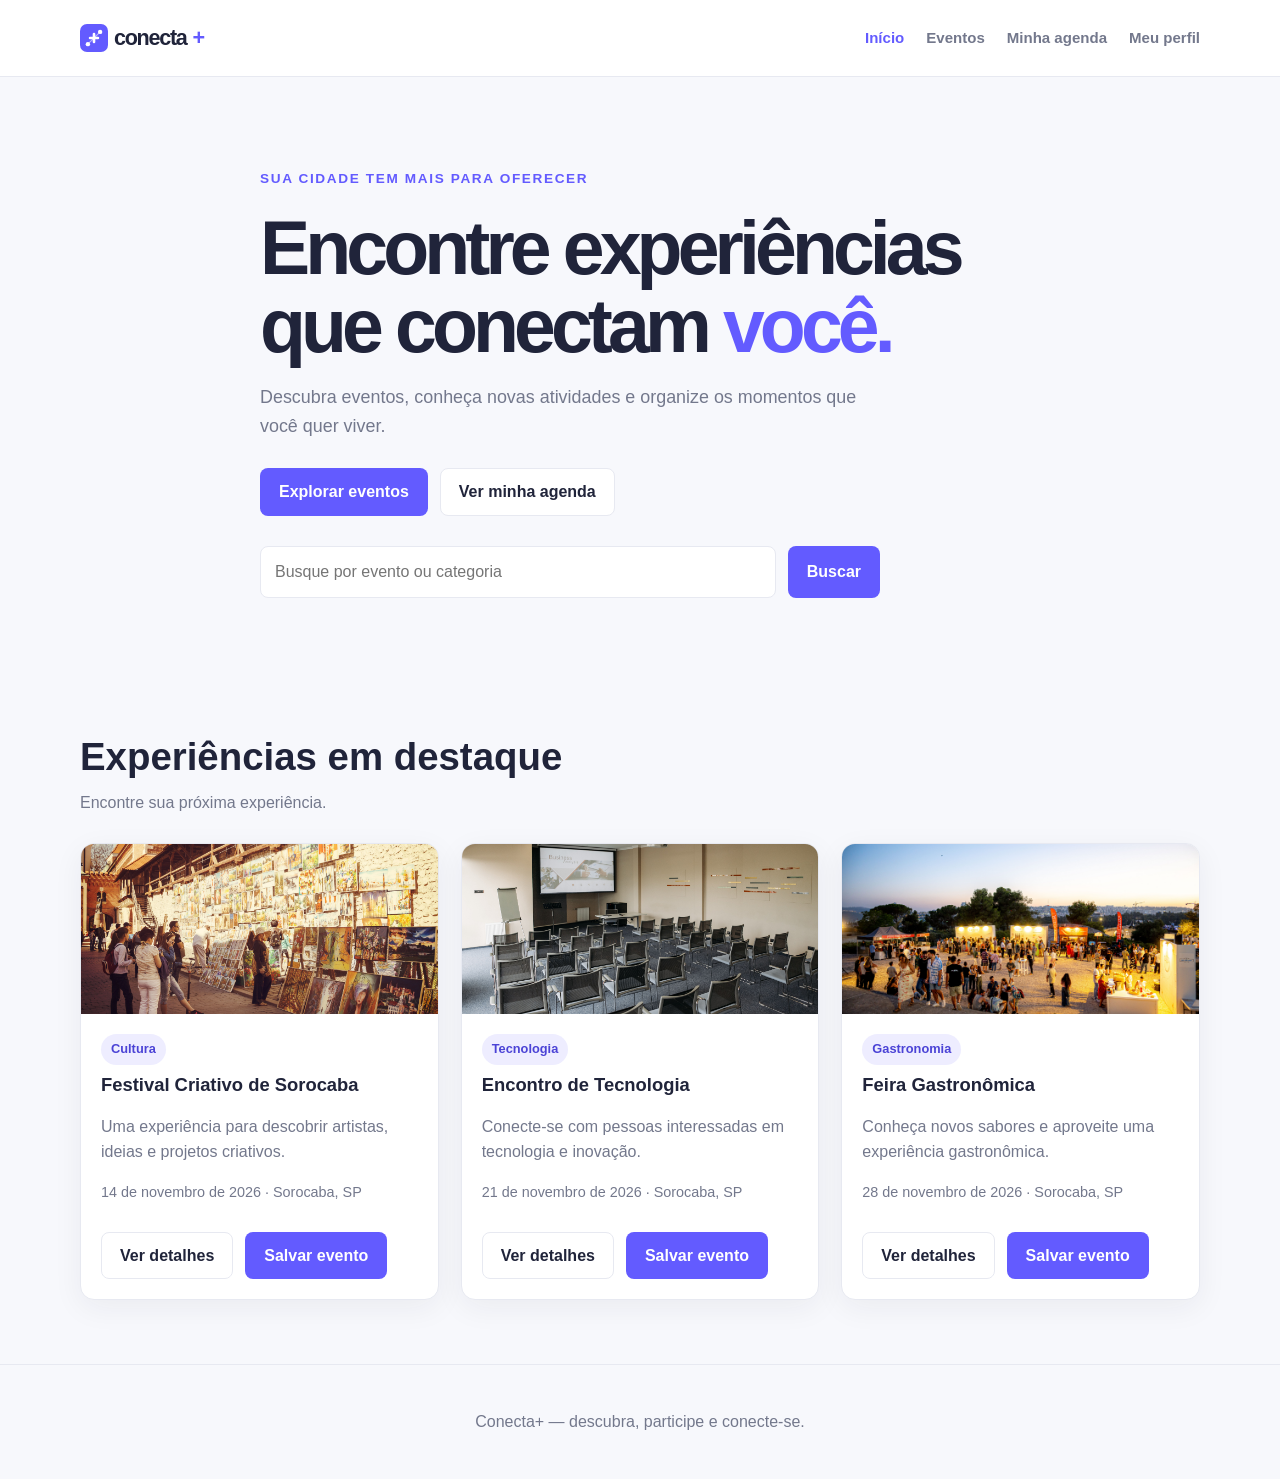
<file: index.html>
<!DOCTYPE html>
<html lang="pt-BR">
<head>
  <meta charset="UTF-8">
  <meta name="viewport" content="width=device-width, initial-scale=1">
  <meta name="description" content="Descubra eventos e experiências na sua cidade com o Conecta+.">
  <title>Conecta+ | Descubra sua cidade</title>
  <link rel="icon" href="assets/images/brand/favicon.svg" type="image/svg+xml">
  <link rel="icon" href="assets/images/brand/favicon.png" sizes="32x32" type="image/png">
  <link rel="stylesheet" href="css/variables.css">
  <link rel="stylesheet" href="css/global.css">
  <link rel="stylesheet" href="css/components.css">
  <link rel="stylesheet" href="css/home.css">
  <link rel="stylesheet" href="css/responsive.css">
  <script src="js/data.js" defer></script>
  <script src="js/storage.js" defer></script>
  <script src="js/app.js" defer></script>
  <script src="js/home.js" defer></script>
  <script src="js/theme.js"></script>
</head>
<body>
  <header class="site-header">
    <nav class="navbar container" aria-label="Navegação principal">
      <a class="brand" href="index.html"><img src="assets/images/brand/logo.svg" alt="" width="28" height="28">conecta<span>+</span></a>
      <div class="nav-links">
        <a href="index.html" aria-current="page">Início</a>
        <a href="eventos.html">Eventos</a>
        <a href="agenda.html">Minha agenda</a>
        <a href="perfil.html">Meu perfil</a>
        
      </div>
    </nav>
  </header>
  <main>
    <section class="hero">
      <div class="container hero-content">
        <span class="hero-label">Sua cidade tem mais para oferecer</span>
        <h1>Encontre experiências que conectam <span>você.</span></h1>
        <p>Descubra eventos, conheça novas atividades e organize os momentos que você quer viver.</p>
        <div class="hero-actions">
          <a class="button" href="eventos.html">Explorar eventos</a>
          <a class="button button-secondary" href="agenda.html">Ver minha agenda</a>
        </div>
        <form class="home-search" id="home-search">
          <input id="home-search-input" type="search" placeholder="Busque por evento ou categoria" aria-label="Buscar eventos">
          <button class="button" type="submit">Buscar</button>
        </form>
      </div>
    </section>
    <section class="section container">
      <div class="section-heading">
        <h2>Experiências em destaque</h2>
        <p>Encontre sua próxima experiência.</p>
      </div>
      <div class="event-grid" id="featured-events" aria-live="polite">
        <p>Carregando eventos...</p>
      </div>
    </section>
  </main>
  <footer class="site-footer">
    <div class="container"><p>Conecta+ — descubra, participe e conecte-se.</p></div>
  </footer>
</body>
</html>
</file>
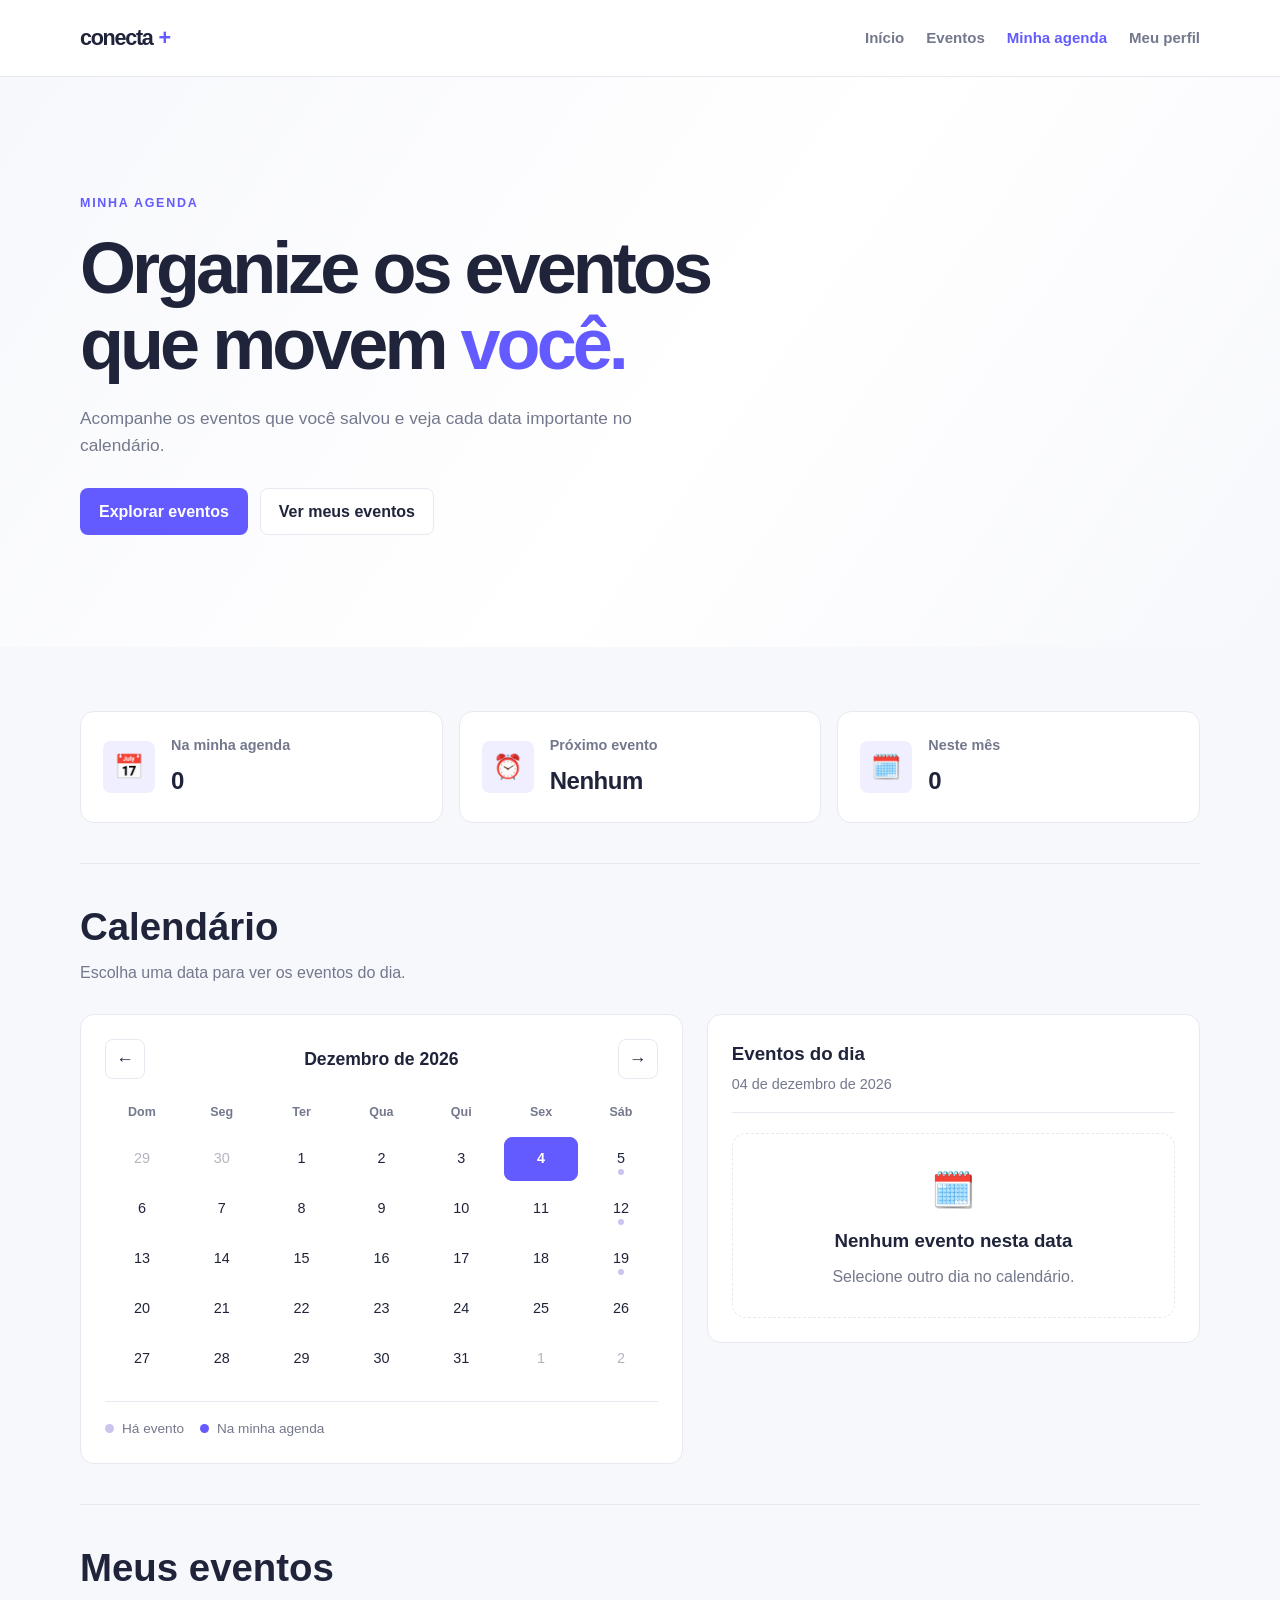
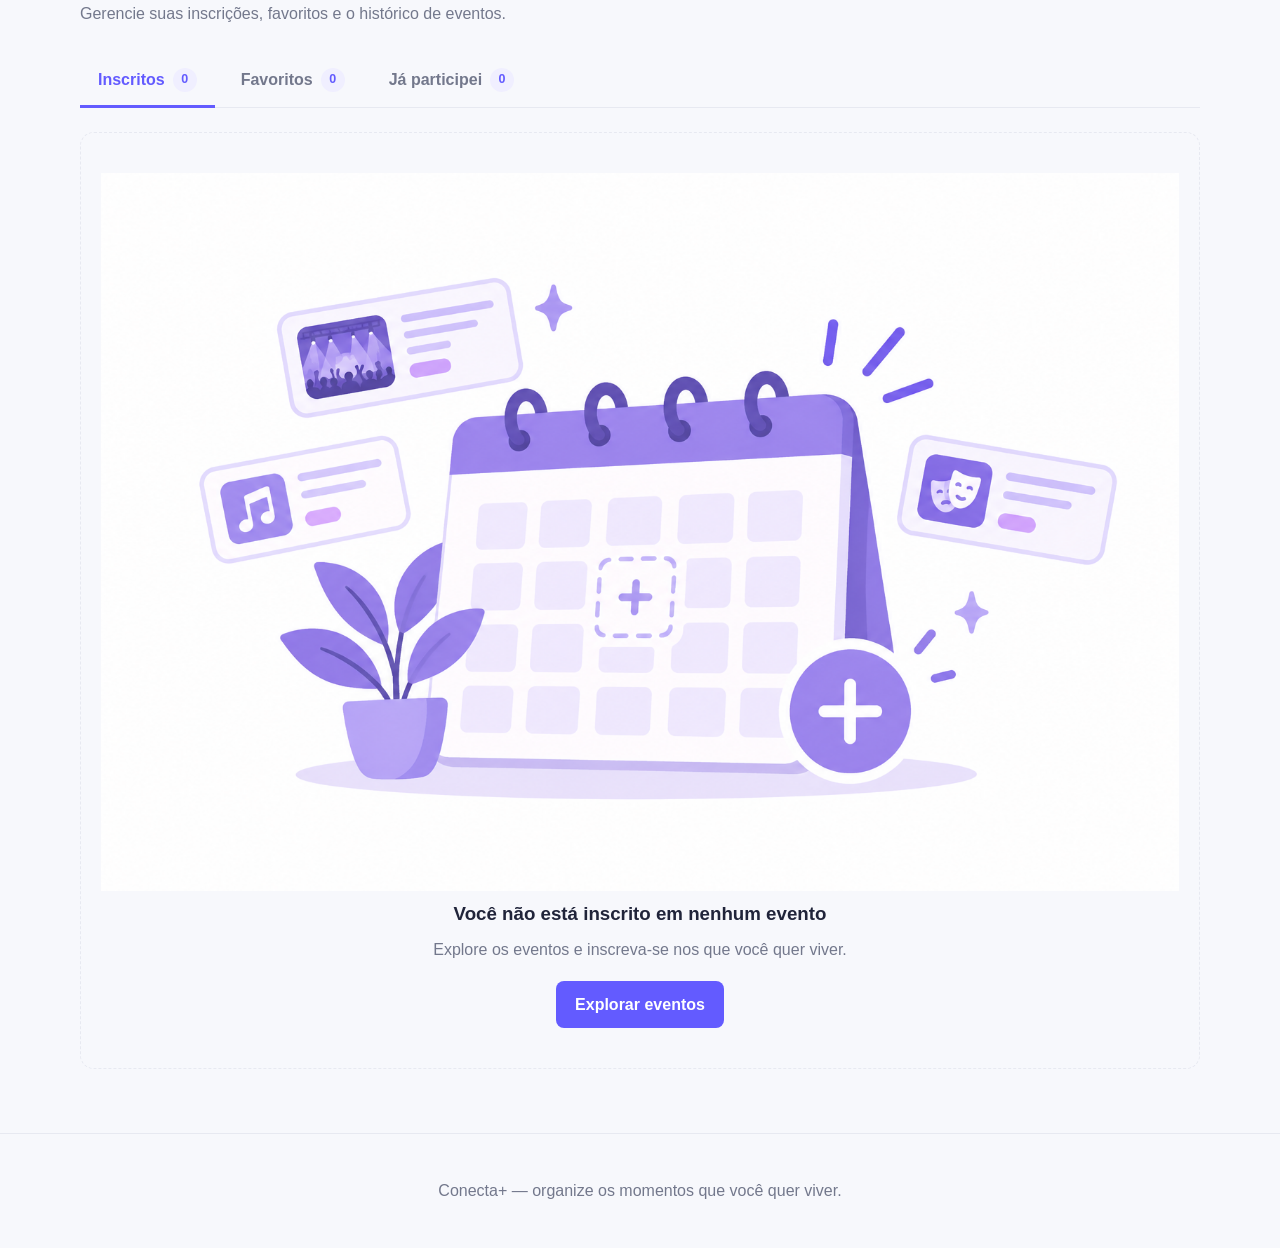
<file: agenda.html>
<!DOCTYPE html>
<html lang="pt-BR">
<head>
  <meta charset="UTF-8">
  <meta name="viewport" content="width=device-width, initial-scale=1.0">
  <meta name="description" content="Organize seus eventos salvos e acompanhe as datas no calendário do Conecta+.">
  <title>Minha agenda | Conecta+</title>
  <link rel="stylesheet" href="css/variables.css">
  <link rel="stylesheet" href="css/global.css">
  <link rel="stylesheet" href="css/components.css">
  <link rel="stylesheet" href="css/agenda.css">
  <link rel="stylesheet" href="css/responsive.css">
  <script src="js/data.js" defer></script>
  <script src="js/storage.js" defer></script>
  <script src="js/agenda.js" defer></script>
  <script src="js/theme.js"></script>
</head>
<body>
  <header class="site-header">
    <nav class="navbar container" aria-label="Navegação principal">
      <a class="brand" href="index.html" aria-label="Conecta+ - início">conecta<span>+</span></a>
      <div class="nav-links">
        <a href="index.html">Início</a>
        <a href="eventos.html">Eventos</a>
        <a href="agenda.html" aria-current="page">Minha agenda</a>
        <a href="perfil.html">Meu perfil</a>
      </div>
    </nav>
  </header>

  <main>
    <!-- ==================== DESTAQUE ==================== -->
    <section class="agenda-hero">
      <div class="container agenda-hero-content">
        <span class="agenda-eyebrow">MINHA AGENDA</span>
        <h1>Organize os eventos que movem <span>você.</span></h1>
        <p>Acompanhe os eventos que você salvou e veja cada data importante no calendário.</p>
        <div class="agenda-hero-actions">
          <a class="button" href="eventos.html">Explorar eventos</a>
          <a class="button button-secondary" href="#meus-eventos">Ver meus eventos</a>
        </div>
      </div>
      <div class="agenda-hero-decoration" aria-hidden="true">✳</div>
    </section>

    <!-- ==================== RESUMO ==================== -->
    <section class="section container" aria-label="Resumo da agenda">
      <div class="agenda-summary">
        <article class="agenda-summary-card">
          <span class="agenda-summary-icon" aria-hidden="true">📅</span>
          <div>
            <h2>Na minha agenda</h2>
            <p class="agenda-summary-value" id="saved-count">0</p>
          </div>
        </article>

        <article class="agenda-summary-card">
          <span class="agenda-summary-icon" aria-hidden="true">⏰</span>
          <div>
            <h2>Próximo evento</h2>
            <p class="agenda-summary-value" id="next-event">Nenhum</p>
          </div>
        </article>

        <article class="agenda-summary-card">
          <span class="agenda-summary-icon" aria-hidden="true">🗓️</span>
          <div>
            <h2>Neste mês</h2>
            <p class="agenda-summary-value" id="month-count">0</p>
          </div>
        </article>
      </div>

      <hr class="agenda-divider">

      <!-- ==================== CALENDÁRIO E EVENTOS DO DIA ==================== -->
      <div class="section-heading">
        <h2>Calendário</h2>
        <p>Escolha uma data para ver os eventos do dia.</p>
      </div>

      <div class="agenda-layout">
        <section class="agenda-panel" aria-label="Calendário mensal">
          <div class="calendar-navigation">
            <button class="calendar-nav-button" id="calendar-prev" type="button" aria-label="Mês anterior">←</button>
            <h3 class="calendar-month" id="calendar-month" aria-live="polite">Calendário</h3>
            <button class="calendar-nav-button" id="calendar-next" type="button" aria-label="Próximo mês">→</button>
          </div>

          <div class="calendar-grid" id="calendar-grid"></div>

          <div class="calendar-legend">
            <span class="calendar-legend-item"><span class="calendar-legend-dot"></span> Há evento</span>
            <span class="calendar-legend-item"><span class="calendar-legend-dot is-saved"></span> Na minha agenda</span>
          </div>
        </section>

        <section class="agenda-panel" aria-label="Eventos do dia selecionado">
          <div class="agenda-panel-header">
            <h3>Eventos do dia</h3>
            <p id="selected-date-label">Selecione uma data.</p>
          </div>
          <div class="agenda-list" id="selected-date-events" aria-live="polite"></div>
        </section>
      </div>

      <hr class="agenda-divider">

      <!-- ==================== MEUS EVENTOS (ABAS) ==================== -->
      <div class="section-heading" id="meus-eventos">
        <h2>Meus eventos</h2>
        <p>Gerencie suas inscrições, favoritos e o histórico de eventos.</p>
      </div>

      <div class="agenda-tabs" role="tablist" aria-label="Meus eventos">
        <button class="agenda-tab is-active" id="tab-registered" type="button" role="tab" aria-selected="true" aria-controls="panel-registered" data-tab="registered">
          Inscritos <span class="agenda-tab-count" id="count-registered">0</span>
        </button>
        <button class="agenda-tab" id="tab-favorites" type="button" role="tab" aria-selected="false" aria-controls="panel-favorites" data-tab="favorites">
          Favoritos <span class="agenda-tab-count" id="count-favorites">0</span>
        </button>
        <button class="agenda-tab" id="tab-attended" type="button" role="tab" aria-selected="false" aria-controls="panel-attended" data-tab="attended">
          Já participei <span class="agenda-tab-count" id="count-attended">0</span>
        </button>
      </div>

      
      <div class="agenda-tab-panel" id="panel-registered" role="tabpanel" aria-labelledby="tab-registered">
          <div class="agenda-grid" id="registered-events" aria-live="polite"></div>

          <div class="agenda-empty" id="registered-empty" hidden>
              <img
                  src="assets/agenda-vazia.png"
                  alt="Ilustração de um calendário com opções de eventos"
                  class="agenda-empty-image"
              >

              <h3>Você não está inscrito em nenhum evento</h3>
              <p>Explore os eventos e inscreva-se nos que você quer viver.</p>
              <a class="button" href="eventos.html">Explorar eventos</a>
          </div>
      </div>


      <div class="agenda-tab-panel" id="panel-favorites" role="tabpanel" aria-labelledby="tab-favorites" hidden>
        <div class="agenda-grid" id="favorite-events" aria-live="polite"></div>
        <div class="agenda-empty" id="favorite-empty" hidden>
          <span class="agenda-empty-icon" aria-hidden="true">♡</span>
          <h3>Nenhum evento favorito</h3>
          <p>Toque no coração de um evento para guardá-lo aqui.</p>
        </div>
      </div>

      <div class="agenda-tab-panel" id="panel-attended" role="tabpanel" aria-labelledby="tab-attended" hidden>
        <div class="agenda-grid" id="attended-events" aria-live="polite"></div>
        <div class="agenda-empty" id="attended-empty" hidden>
          <span class="agenda-empty-icon" aria-hidden="true">🕘</span>
          <h3>Seu histórico está vazio</h3>
          <p>Eventos que já aconteceram podem ser marcados como "Já participei".</p>
        </div>
      </div>

      <p class="agenda-error" id="agenda-error" role="alert" hidden></p>
    </section>
  </main>

  <footer class="site-footer">
    <div class="container">
      <p>Conecta+ — organize os momentos que você quer viver.</p>
    </div>
  </footer>
</body>
</html>
</file>
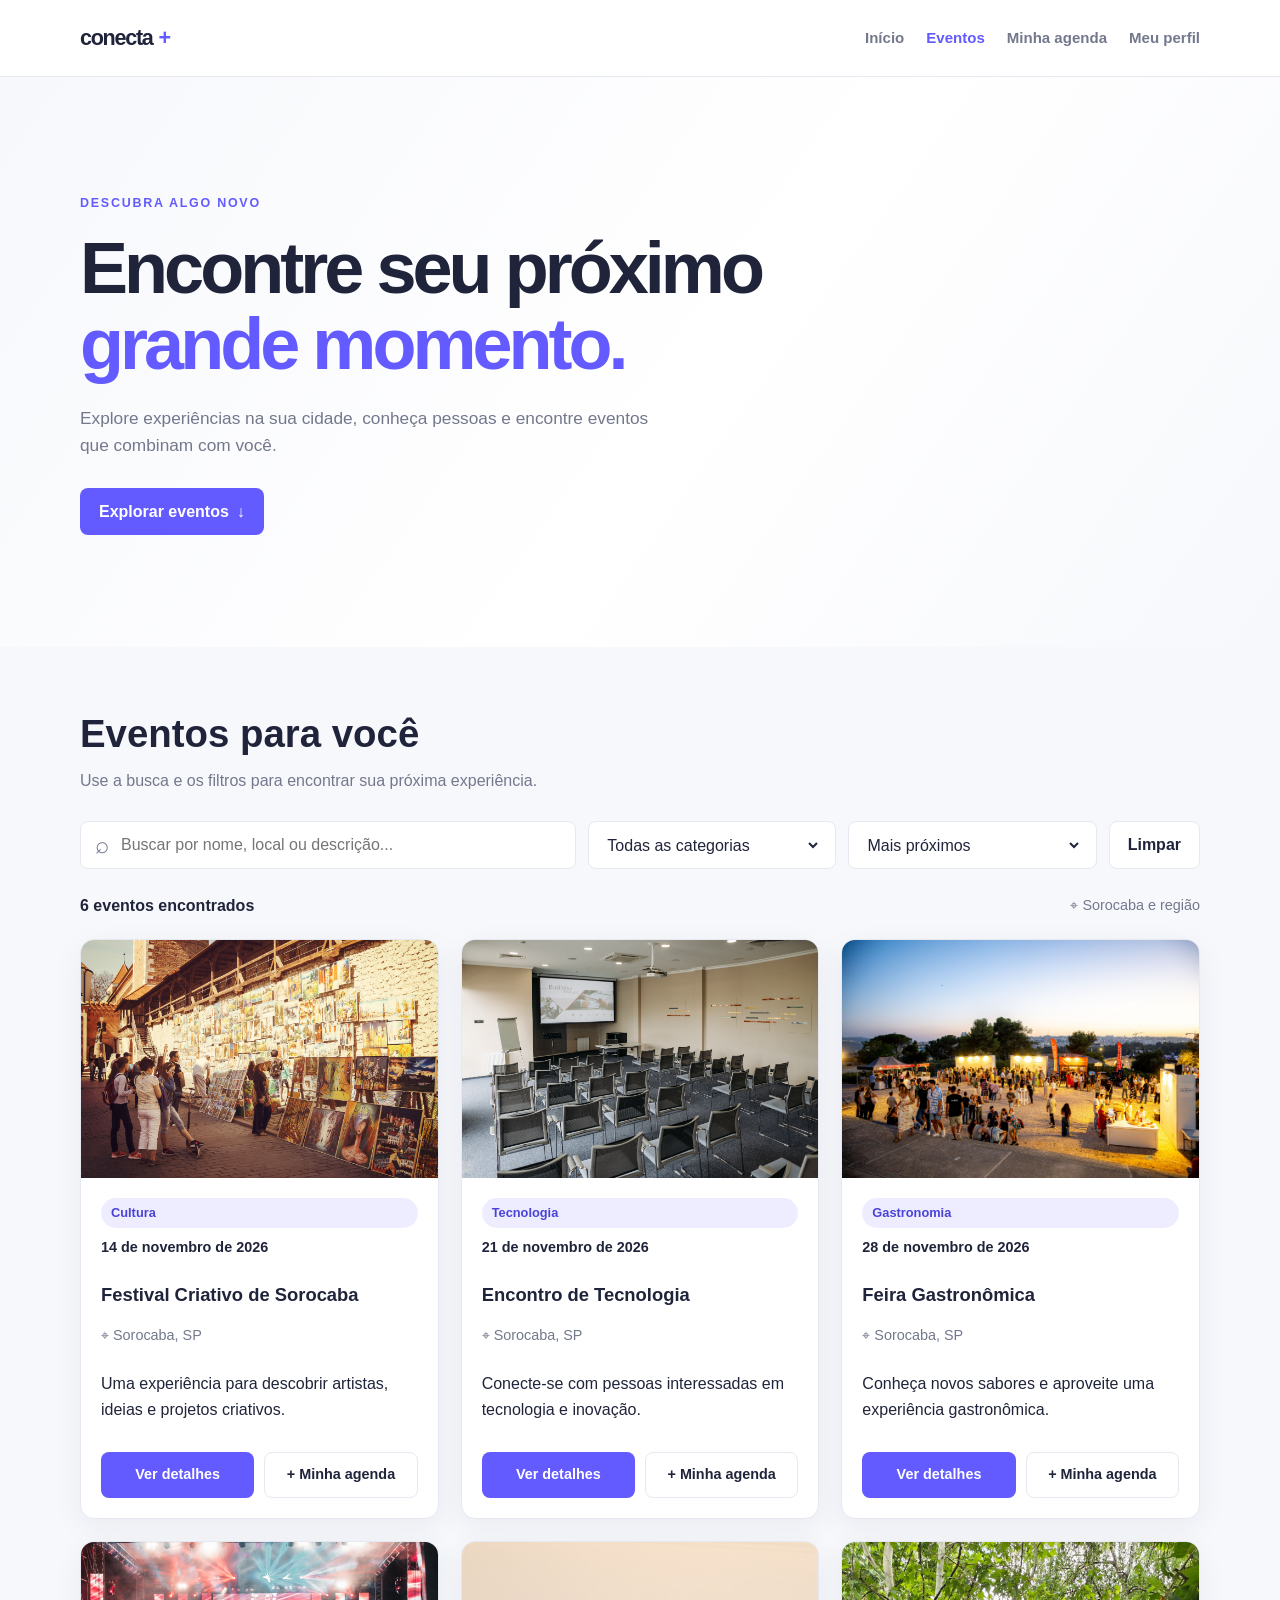
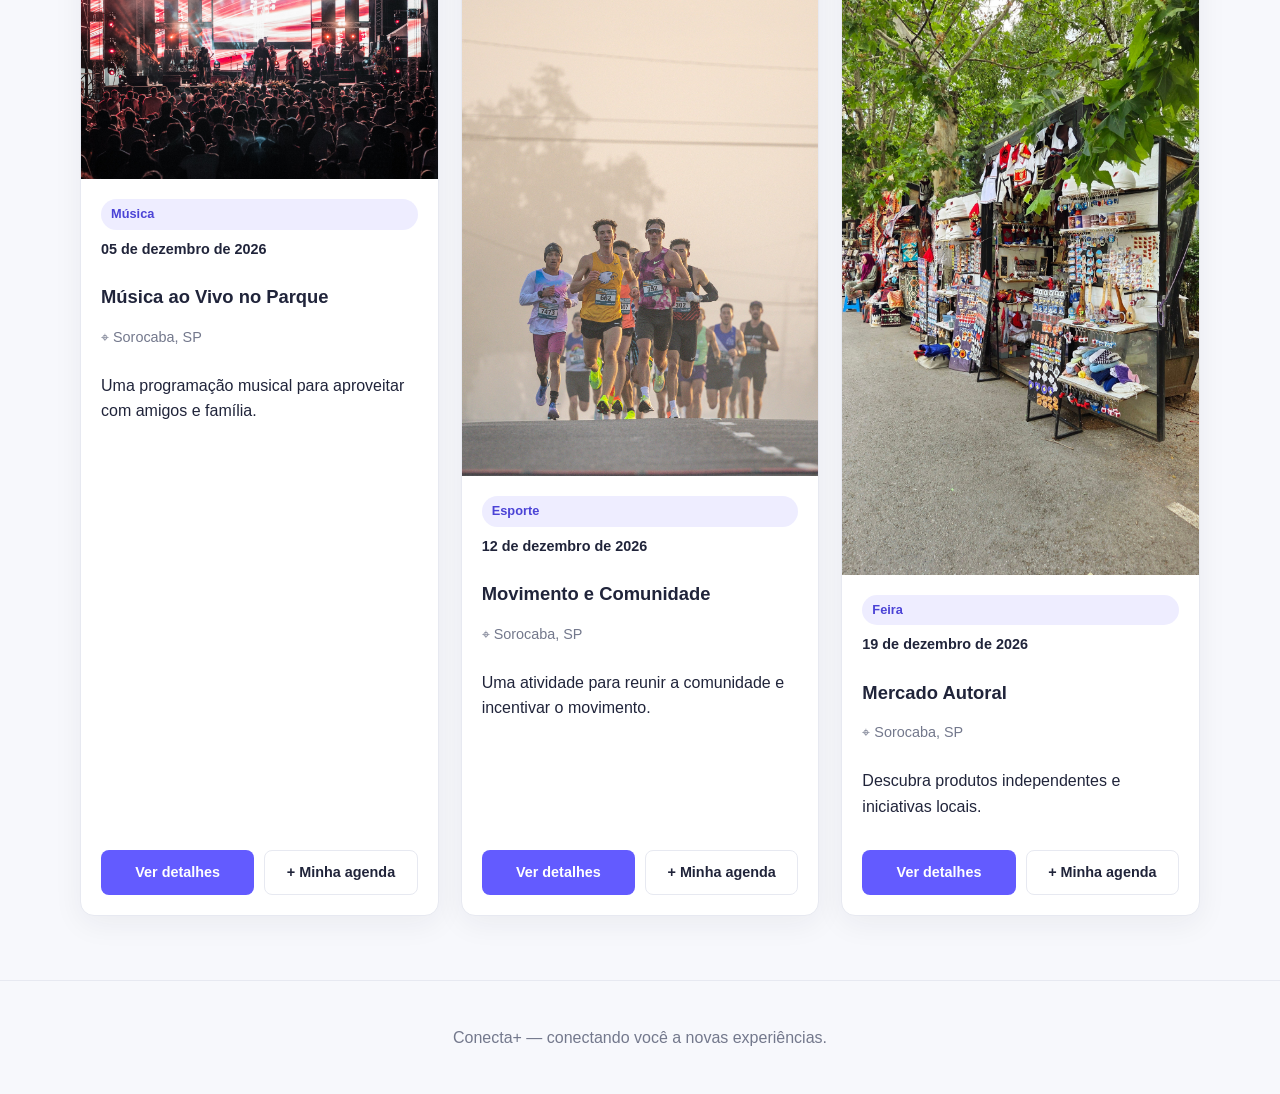
<file: eventos.html>
<!DOCTYPE html>
<html lang="pt-BR">
<head>
  <meta charset="UTF-8">
  <meta name="viewport" content="width=device-width, initial-scale=1.0">
  <meta name="description" content="Descubra eventos, encontre novas experiências e organize sua agenda com o Conecta+.">
  <title>Explorar eventos | Conecta+</title>
  <link rel="stylesheet" href="css/variables.css">
  <link rel="stylesheet" href="css/global.css">
  <link rel="stylesheet" href="css/components.css">
  <link rel="stylesheet" href="css/eventos.css">
  <link rel="stylesheet" href="css/responsive.css">
  <script src="js/data.js" defer></script>
  <script src="js/storage.js" defer></script>
  <script src="js/eventos.js" defer></script>
  <script src="js/theme.js"></script>
</head>
<body>
  <header class="site-header">
    <nav class="navbar container" aria-label="Navegação principal">
      <a class="brand" href="index.html" aria-label="Conecta+ - início">conecta<span>+</span></a>
      <div class="nav-links">
        <a href="index.html">Início</a>
        <a href="eventos.html" aria-current="page">Eventos</a>
        <a href="agenda.html">Minha agenda</a>
        <a href="perfil.html">Meu perfil</a>
      </div>
    </nav>
  </header>

  <main>
    <section class="events-hero">
      <div class="container events-hero-content">
        <span class="events-eyebrow">DESCUBRA ALGO NOVO</span>
        <h1>Encontre seu próximo <span>grande momento.</span></h1>
        <p>Explore experiências na sua cidade, conheça pessoas e encontre eventos que combinam com você.</p>
        <a class="button events-hero-button" href="#explorar">Explorar eventos <span aria-hidden="true">↓</span></a>
      </div>
      <div class="events-hero-decoration" aria-hidden="true">✳</div>
    </section>

    <section class="section container" id="explorar">
      <div class="section-heading">
        <h2>Eventos para você</h2>
        <p>Use a busca e os filtros para encontrar sua próxima experiência.</p>
      </div>

      <form class="events-filters" id="event-filters" role="search">
        <label class="search-field">
          <span class="visually-hidden">Buscar eventos</span>
          <span aria-hidden="true">⌕</span>
          <input aria-label="Pesquisar eventos"  id="event-search" type="search" placeholder="Buscar por nome, local ou descrição..." autocomplete="off">
        </label>

        <label class="filter-field">
          <span class="visually-hidden">Filtrar por categoria</span>
          <select id="event-category">
            <option value="">Todas as categorias</option>
          </select>
        </label>

        <label class="filter-field">
          <span class="visually-hidden">Ordenar eventos</span>
          <select id="event-sort">
            <option value="date-asc">Mais próximos</option>
            <option value="date-desc">Mais distantes</option>
            <option value="title-asc">Nome: A–Z</option>
            <option value="title-desc">Nome: Z–A</option>
          </select>
        </label>

        <button class="button button-secondary events-clear" id="event-clear" type="button">Limpar</button>
      </form>

      <div class="events-results-bar">
        <p id="events-count" aria-live="polite">Carregando eventos...</p>
        <span class="events-location"><span aria-hidden="true">⌖</span> Sorocaba e região</span>
      </div>

      <div id="events-grid" class="event-grid events-grid" aria-live="polite"></div>

      
      <div id="events-empty" class="events-empty" hidden>
          <img src="assets/nenhum-evento.png" alt="Menina sentada ao lado de um calendário vazio" class="events-empty-image">
          <h3>Nenhum evento encontrado</h3>
          <p>Tente mudar a busca ou selecionar outra categoria.</p>
          <button class="button"id="event-empty-clear"type="button">
              Ver todos os eventos
          </button>
</div>


      <p id="events-error" class="events-error" role="alert" hidden></p>
    </section>
  </main>

  <footer class="site-footer">
    <div class="container">
      <p>Conecta+ — conectando você a novas experiências.</p>
    </div>
  </footer>
</body>
</html>

<!-- P�gina de explora��o de eventos do Conecta+. -->
</file>
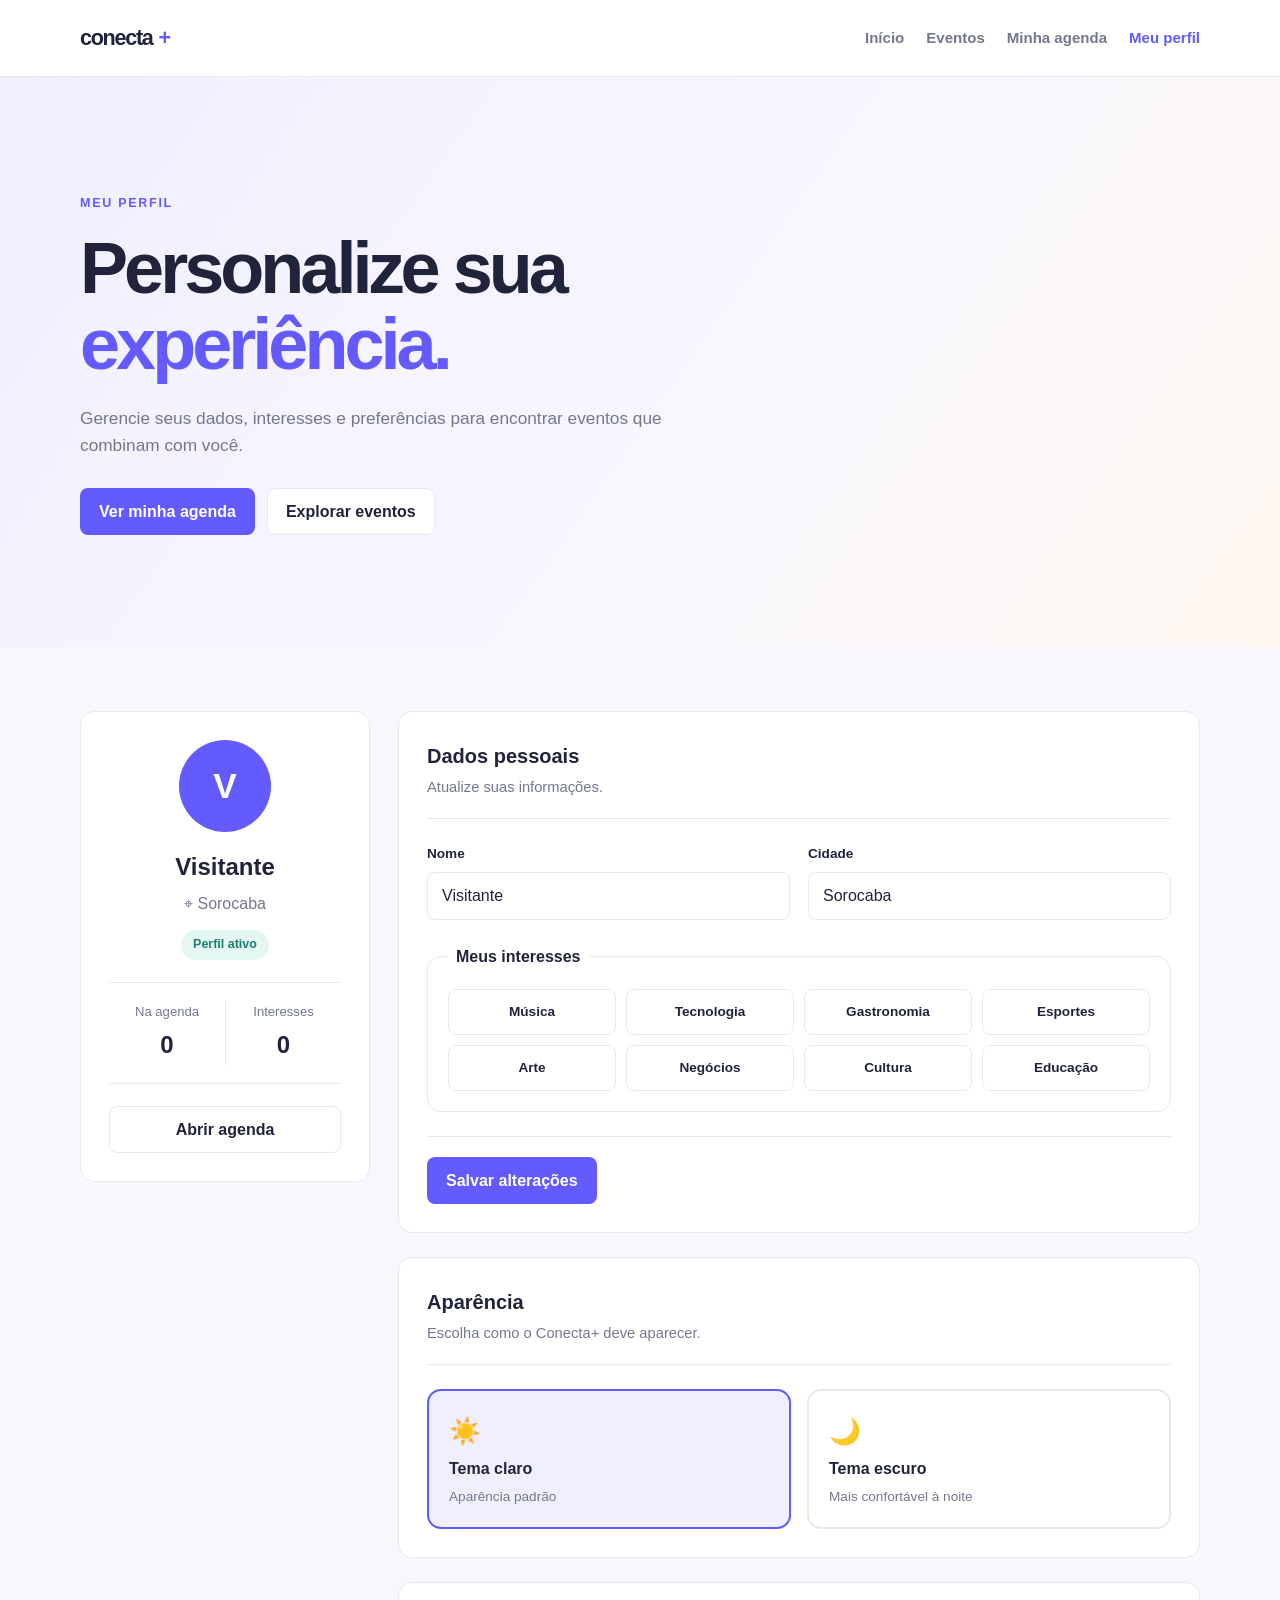
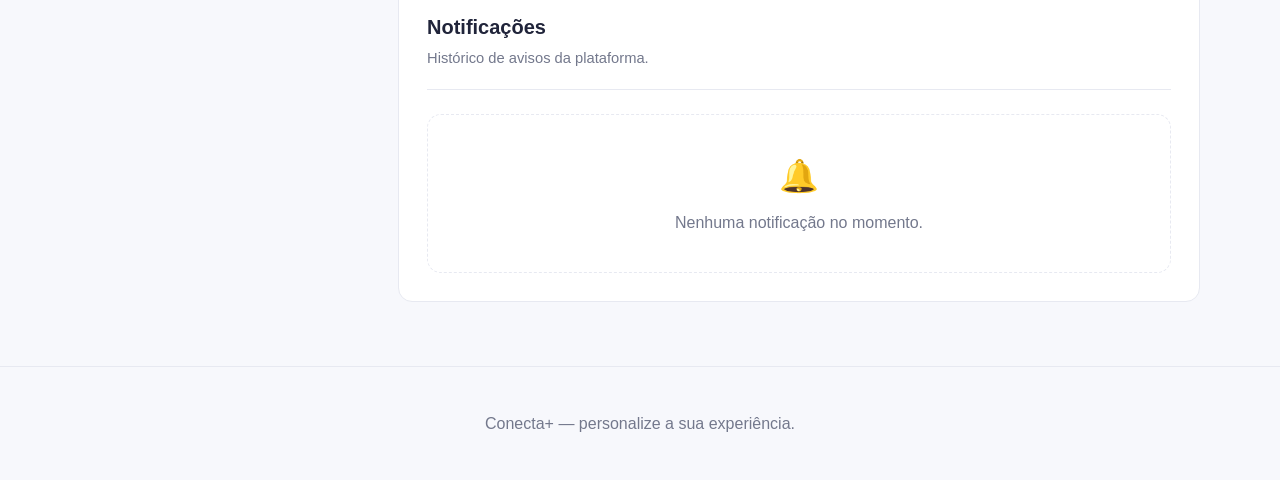
<file: perfil.html>
<!DOCTYPE html>
<html lang="pt-BR">
<head>
  <meta charset="UTF-8">
  <meta name="viewport" content="width=device-width, initial-scale=1.0">
  <meta name="description" content="Gerencie seus dados, interesses e preferências no Conecta+.">
  <title>Meu perfil | Conecta+</title>
  <link rel="stylesheet" href="css/variables.css">
  <link rel="stylesheet" href="css/global.css">
  <link rel="stylesheet" href="css/components.css">
  <link rel="stylesheet" href="css/perfil.css">
  <link rel="stylesheet" href="css/responsive.css">
  <script src="js/data.js" defer></script>
  <script src="js/storage.js" defer></script>
  <script src="js/app.js" defer></script>
  <script src="js/perfil.js" defer></script>
  <script src="js/theme.js"></script>
</head>
<body>
  <header class="site-header">
    <nav class="navbar container" aria-label="Navegação principal">
      <a class="brand" href="index.html" aria-label="Conecta+ - início">conecta<span>+</span></a>
      <div class="nav-links">
        <a href="index.html">Início</a>
        <a href="eventos.html">Eventos</a>
        <a href="agenda.html">Minha agenda</a>
        <a href="perfil.html" aria-current="page">Meu perfil</a>
      </div>
    </nav>
  </header>

  <main>
    <!-- ==================== DESTAQUE ==================== -->
    <section class="profile-hero">
      <div class="container profile-hero-content">
        <span class="profile-eyebrow">MEU PERFIL</span>
        <h1>Personalize sua <span>experiência.</span></h1>
        <p>Gerencie seus dados, interesses e preferências para encontrar eventos que combinam com você.</p>
        <div class="profile-hero-actions">
          <a class="button" href="agenda.html">Ver minha agenda</a>
          <a class="button button-secondary" href="eventos.html">Explorar eventos</a>
        </div>
      </div>
    </section>

    <section class="section container">
      <div class="profile-layout">

        <!-- ==================== CARTÃO DO PERFIL ==================== -->
        <aside class="profile-card" aria-label="Resumo do perfil">
          <div class="profile-avatar" aria-hidden="true">
            <span id="profile-initial">V</span>
          </div>

          <h2 id="profile-name">Visitante</h2>
          <p class="profile-city"><span aria-hidden="true">⌖</span> <span id="profile-city">Sorocaba</span></p>
          <span class="profile-status">Perfil ativo</span>

          <dl class="profile-stats">
            <div>
              <dt>Na agenda</dt>
              <dd id="profile-saved-count">0</dd>
            </div>
            <div>
              <dt>Interesses</dt>
              <dd id="profile-interest-count">0</dd>
            </div>
          </dl>

          <a class="button button-secondary profile-card-link" href="agenda.html">Abrir agenda</a>
        </aside>

        <div class="profile-content">

          <!-- ==================== DADOS PESSOAIS ==================== -->
          <section class="profile-section" aria-labelledby="dados-title">
            <div class="profile-panel-header">
              <div>
                <h2 id="dados-title">Dados pessoais</h2>
                <p>Atualize suas informações.</p>
              </div>
            </div>

            <form id="profile-form" novalidate>
              <div class="form-grid">
                <div class="form-group">
                  <label for="profile-name-input">Nome</label>
                  <input id="profile-name-input" name="name" type="text" autocomplete="name" maxlength="80" required>
                </div>

                <div class="form-group">
                  <label for="profile-city-input">Cidade</label>
                  <input id="profile-city-input" name="city" type="text" autocomplete="address-level2" maxlength="100" required>
                </div>
              </div>

              <fieldset class="interests-fieldset">
                <legend>Meus interesses</legend>

                <div class="interests-grid">
                  <label class="interest-option"><input type="checkbox" name="interests" value="Música"><span>Música</span></label>
                  <label class="interest-option"><input type="checkbox" name="interests" value="Tecnologia"><span>Tecnologia</span></label>
                  <label class="interest-option"><input type="checkbox" name="interests" value="Gastronomia"><span>Gastronomia</span></label>
                  <label class="interest-option"><input type="checkbox" name="interests" value="Esportes"><span>Esportes</span></label>
                  <label class="interest-option"><input type="checkbox" name="interests" value="Arte"><span>Arte</span></label>
                  <label class="interest-option"><input type="checkbox" name="interests" value="Negócios"><span>Negócios</span></label>
                  <label class="interest-option"><input type="checkbox" name="interests" value="Cultura"><span>Cultura</span></label>
                  <label class="interest-option"><input type="checkbox" name="interests" value="Educação"><span>Educação</span></label>
                </div>
              </fieldset>

              <div class="profile-form-footer">
                <button class="button" type="submit">Salvar alterações</button>
                <p class="profile-message" id="profile-message" role="status" aria-live="polite"></p>
              </div>
            </form>
          </section>

          <!-- ==================== APARÊNCIA ==================== -->
          <section class="profile-section" aria-labelledby="aparencia-title">
            <div class="profile-panel-header">
              <div>
                <h2 id="aparencia-title">Aparência</h2>
                <p>Escolha como o Conecta+ deve aparecer.</p>
              </div>
            </div>

            <div class="theme-options">
              <button class="theme-option" id="light-theme" type="button">
                <span class="theme-option-icon" aria-hidden="true">☀️</span>
                <strong>Tema claro</strong>
                <span>Aparência padrão</span>
              </button>

              <button class="theme-option" id="dark-theme" type="button">
                <span class="theme-option-icon" aria-hidden="true">🌙</span>
                <strong>Tema escuro</strong>
                <span>Mais confortável à noite</span>
              </button>
            </div>
          </section>

          <!-- ==================== NOTIFICAÇÕES ==================== -->
          <section class="profile-section" aria-labelledby="notificacoes-title">
            <div class="profile-panel-header">
              <div>
                <h2 id="notificacoes-title">
                  Notificações
                  <span class="profile-badge" id="notifications-count" hidden>0</span>
                </h2>
                <p>Histórico de avisos da plataforma.</p>
              </div>

              <button class="button button-secondary profile-small-button" id="notifications-read-all" type="button" hidden>
                Marcar todas como lidas
              </button>
            </div>

            <div class="notifications-list" id="notifications-list" aria-live="polite"></div>

            <div class="profile-empty" id="notifications-empty" hidden>
              <span class="profile-empty-icon" aria-hidden="true">🔔</span>
              <p>Nenhuma notificação no momento.</p>
            </div>
          </section>

        </div>
      </div>
    </section>
  </main>

  <footer class="site-footer">
    <div class="container">
      <p>Conecta+ — personalize a sua experiência.</p>
    </div>
  </footer>
</body>
</html>
</file>
<file: css/variables.css>
:root {
  --color-primary: #635bff;
  --color-primary-dark: #4b43d6;
  --color-background: #f7f8fc;
  --color-surface: #ffffff;
  --color-text: #20243a;
  --color-muted: #73788c;
  --color-border: #e7e9f1;
  --color-success: #16865c;

  --radius-sm: 8px;
  --radius-md: 14px;
  --radius-lg: 22px;

  --shadow-card: 0 8px 30px rgba(32, 36, 58, 0.06);
  --container-width: 1120px;
  --font-main: Inter, -apple-system, BlinkMacSystemFont, "Segoe UI", sans-serif;
}

:root[data-theme="dark"] {
  color-scheme: dark;

  --color-primary: #918bff;
  --color-primary-dark: #7770f0;
  --color-background: #12131a;
  --color-surface: #1d1f2b;
  --color-text: #f1f2f9;
  --color-muted: #a6a9bd;
  --color-border: #353747;
  --color-success: #4bd6a0;

  --shadow-card: 0 8px 30px rgba(0, 0, 0, 0.22);
}
</file>
<file: css/global.css>
* {
  box-sizing: border-box;
}

html {
  scroll-behavior: smooth;
}

body {
  margin: 0;
  background: var(--color-background);
  color: var(--color-text);
  font-family: var(--font-main);
  line-height: 1.6;
}

a {
  color: inherit;
  text-decoration: none;
}

button,
input,
select {
  font: inherit;
}

button,
a {
  -webkit-tap-highlight-color: transparent;
}

button {
  cursor: pointer;
}

img {
  display: block;
  max-width: 100%;
}

.container {
  width: min(var(--container-width), calc(100% - 40px));
  margin-inline: auto;
}

.section {
  padding-block: 64px;
}

.section-heading {
  max-width: 650px;
  margin-bottom: 28px;
}

.section-heading h2 {
  margin: 0 0 10px;
  font-size: clamp(1.7rem, 4vw, 2.4rem);
  line-height: 1.2;
}

.section-heading p {
  margin: 0;
  color: var(--color-muted);
}

.muted {
  color: var(--color-muted);
}

[hidden] {
  display: none !important;
}

/* Logo do cabeçalho no tema escuro */
:root[data-theme="dark"] .logo,
:root[data-theme="dark"] .logo a,
:root[data-theme="dark"] .logo span,
:root[data-theme="dark"] .logo strong,
:root[data-theme="dark"] .site-logo,
:root[data-theme="dark"] .site-logo a {
  color: var(--color-text);
}

/* Logo do Conecta+ no tema escuro */
html[data-theme="dark"] .site-header .brand {
  color: #f5f4fc;
}

html[data-theme="dark"] .site-header .brand span {
  color: #a79bff;
}
html[data-theme="dark"] .site-header {
  background-color: #12131a;
  border-color: #353747;
}

/* Botões no tema escuro */
html[data-theme="dark"] button {
  color: var(--color-text);
  border-color: var(--color-border);
}

/* Botões secundários e neutros */
html[data-theme="dark"] .btn,
html[data-theme="dark"] .button,
html[data-theme="dark"] .btn-secondary,
html[data-theme="dark"] .btn-outline {
  background-color: var(--color-surface);
  color: var(--color-text);
  border-color: var(--color-border);
}

/* Campos de formulário */
html[data-theme="dark"] input,
html[data-theme="dark"] select,
html[data-theme="dark"] textarea {
  background-color: var(--color-surface);
  color: var(--color-text);
  border-color: var(--color-border);
}

/* Texto digitado e opções */
html[data-theme="dark"] input::placeholder,
html[data-theme="dark"] textarea::placeholder {
  color: var(--color-muted);
}
</file>
<file: css/components.css>
.site-header {
  position: sticky;
  top: 0;
  z-index: 10;
  background: rgba(255, 255, 255, 0.94);
  border-bottom: 1px solid var(--color-border);
  backdrop-filter: blur(14px);
}

.navbar {
  min-height: 76px;
  display: flex;
  align-items: center;
  justify-content: space-between;
  gap: 24px;
}

.brand {
  display: inline-flex;
  align-items: center;
  gap: 6px;
  font-size: 1.35rem;
  font-weight: 800;
  letter-spacing: -0.06em;
}

.brand span {
  color: var(--color-primary);
}

.nav-links {
  display: flex;
  align-items: center;
  gap: 22px;
}

.nav-links a {
  color: var(--color-muted);
  font-size: 0.94rem;
  font-weight: 600;
}

.nav-links a:hover,
.nav-links a[aria-current="page"] {
  color: var(--color-primary);
}

.button {
  display: inline-flex;
  align-items: center;
  justify-content: center;
  gap: 8px;
  min-height: 44px;
  padding: 10px 18px;
  border: 1px solid transparent;
  border-radius: var(--radius-sm);
  background: var(--color-primary);
  color: white;
  font-weight: 700;
  transition: background 160ms ease, transform 160ms ease;
}

.button:hover {
  background: var(--color-primary-dark);
  transform: translateY(-1px);
}

.button-secondary {
  color: var(--color-text);
  background: white;
  border-color: var(--color-border);
}

.button-secondary:hover {
  background: #f0f1f8;
}

.event-grid {
  display: grid;
  grid-template-columns: repeat(3, minmax(0, 1fr));
  gap: 22px;
}

.event-card {
  overflow: hidden;
  border: 1px solid var(--color-border);
  border-radius: var(--radius-md);
  background: var(--color-surface);
  box-shadow: var(--shadow-card);
}

.event-card-content {
  padding: 20px;
}

.event-card h3 {
  margin: 8px 0;
  font-size: 1.15rem;
  line-height: 1.35;
}

.event-card p {
  color: var(--color-muted);
}

.event-meta {
  color: var(--color-muted);
  font-size: 0.9rem;
}

.event-category {
  display: inline-flex;
  padding: 5px 10px;
  border-radius: 999px;
  background: #eeedff;
  color: var(--color-primary-dark);
  font-size: 0.8rem;
  font-weight: 700;
}

.site-footer {
  padding: 28px 0;
  border-top: 1px solid var(--color-border);
  color: var(--color-muted);
  text-align: center;
}
</file>
<file: css/home.css>
.hero {
  padding: 88px 0 72px;
  background:
    radial-gradient(ellipse at 80% 15%, var(--color-hero-glow), transparent 42%),
    var(--color-surface);
}

.hero-content {
  max-width: 760px;
}

.hero-label {
  color: var(--color-primary);
  font-size: 0.85rem;
  font-weight: 800;
  letter-spacing: 0.12em;
  text-transform: uppercase;
}

.hero h1 {
  margin: 18px 0;
  font-size: clamp(2.5rem, 6vw, 4.7rem);
  letter-spacing: -0.065em;
  line-height: 1.04;
}

.hero h1 span {
  color: var(--color-primary);
}

.hero p {
  max-width: 600px;
  color: var(--color-muted);
  font-size: 1.12rem;
}

.hero-actions {
  display: flex;
  flex-wrap: wrap;
  gap: 12px;
  margin-top: 28px;
}

.event-placeholder {
  position: relative;
  overflow: hidden;
  min-height: 170px;
  display: grid;
  place-items: center;
  padding: 20px;
  background: var(--color-tint-gradient);
  color: var(--color-primary-dark);
  font-weight: 800;
  text-align: center;
}

.event-placeholder img {
  position: absolute;
  inset: 0;
  width: 100%;
  height: 100%;
  object-fit: cover;
}

.home-search {
  display: flex;
  gap: 12px;
  max-width: 620px;
  margin-top: 30px;
}

.home-search input {
  flex: 1;
  min-width: 0;
  padding: 12px 14px;
  border: 1px solid var(--color-border);
  border-radius: var(--radius-sm);
  background: var(--color-surface);
}
</file>
<file: css/responsive.css>
@media (max-width: 800px) {
  .navbar {
    align-items: flex-start;
    flex-direction: column;
    padding-block: 16px;
  }

  .nav-links {
    width: 100%;
    flex-wrap: wrap;
    gap: 12px 18px;
  }

  .event-grid {
    grid-template-columns: repeat(2, minmax(0, 1fr));
  }

  .hero {
    padding-block: 64px 48px;
  }
}

@media (max-width: 540px) {
  .container {
    width: min(100% - 28px, var(--container-width));
  }

  .event-grid {
    grid-template-columns: 1fr;
  }

  .section {
    padding-block: 44px;
  }

  .home-search {
    flex-direction: column;
  }

  .hero h1 {
    font-size: clamp(2.35rem, 12vw, 3.5rem);
  }
}
</file>
<file: css/agenda.css>
/* ========================================
   CONECTA+ | MINHA AGENDA
   Arquivo: css/agenda.css
======================================== */

/* ---------- Destaque (mesmo padrão de eventos.css) ---------- */

.agenda-hero {
  position: relative;
  overflow: hidden;
  padding: clamp(64px, 10vw, 112px) 0;
  background: linear-gradient(
    125deg,
    var(--color-background) 0%,
    var(--color-surface) 55%,
    var(--color-background) 100%
  );
}

/* Destaque adaptado ao tema global */
.agenda-hero h1 {
  color: var(--color-text);
}

.agenda-hero-content > p {
  color: var(--color-muted);
}

/* Remove o elemento decorativo */
.agenda-hero-decoration {
  display: none;
}

.agenda-hero-content {
  position: relative;
  z-index: 1;
}

.agenda-eyebrow {
  display: inline-block;
  margin-bottom: 16px;
  color: var(--color-primary);
  font-size: .78rem;
  font-weight: 800;
  letter-spacing: .14em;
}

.agenda-hero h1 {
  max-width: 760px;
  margin: 0;
  font-size: clamp(2.4rem, 6vw, 4.5rem);
  line-height: 1.06;
  letter-spacing: -.055em;
}

.agenda-hero h1 span {
  color: var(--color-primary);
}

.agenda-hero-content > p {
  max-width: 590px;
  margin: 22px 0 28px;
  color: var(--color-muted);
  font-size: 1.08rem;
}

.agenda-hero-actions {
  display: flex;
  flex-wrap: wrap;
  gap: 12px;
}

.agenda-hero-actions .button {
  text-decoration: none;
}

.agenda-hero-decoration {
  position: absolute;
  top: 5%;
  right: 8%;
  color: rgba(95, 78, 210, .10);
  font-size: clamp(10rem, 24vw, 23rem);
  line-height: 1;
  pointer-events: none;
}

/* ---------- Divisória entre blocos ---------- */
.agenda-divider {
  height: 0;
  margin: 40px 0;
  border: 0;
  border-top: 1px solid var(--color-border);
}

/* ---------- Resumo ---------- */
.agenda-summary {
  display: grid;
  grid-template-columns: repeat(3, minmax(0, 1fr));
  gap: 16px;
}

.agenda-summary-card {
  display: flex;
  align-items: center;
  gap: 16px;
  min-width: 0;
  padding: 22px;
  border: 1px solid var(--color-border);
  border-radius: var(--radius-md);
  background: var(--color-surface);
}

.agenda-summary-icon {
  display: grid;
  flex-shrink: 0;
  width: 52px;
  height: 52px;
  place-items: center;
  border-radius: var(--radius-sm);
  background: #f0efff;
  font-size: 1.5rem;
}

.agenda-summary-card h2 {
  margin: 0 0 4px;
  color: var(--color-muted);
  font-size: .9rem;
  font-weight: 600;
}

.agenda-summary-value {
  margin: 0;
  font-size: 1.5rem;
  font-weight: 800;
  letter-spacing: -.02em;
  overflow-wrap: anywhere;
}

/* ---------- Calendário + eventos do dia ---------- */
.agenda-layout {
  display: grid;
  grid-template-columns: minmax(0, 1.1fr) minmax(280px, .9fr);
  align-items: start;
  gap: 24px;
}

.agenda-panel {
  min-width: 0;
  padding: 24px;
  border: 1px solid var(--color-border);
  border-radius: var(--radius-md);
  background: var(--color-surface);
}

.agenda-panel-header {
  margin-bottom: 20px;
  padding-bottom: 16px;
  border-bottom: 1px solid var(--color-border);
}

.agenda-panel-header h3 {
  margin: 0 0 4px;
}

.agenda-panel-header p {
  margin: 0;
  color: var(--color-muted);
  font-size: .9rem;
}

.calendar-navigation {
  display: flex;
  align-items: center;
  justify-content: space-between;
  gap: 12px;
  margin-bottom: 16px;
}

.calendar-month {
  margin: 0;
  font-size: 1.1rem;
  text-align: center;
}

.calendar-nav-button {
  display: inline-grid;
  width: 40px;
  height: 40px;
  place-items: center;
  border: 1px solid var(--color-border);
  border-radius: var(--radius-sm);
  background: var(--color-surface);
  color: var(--color-text);
  font-size: 1.1rem;
  cursor: pointer;
  transition: background 160ms ease, color 160ms ease, border-color 160ms ease;
}

.calendar-nav-button:hover {
  border-color: var(--color-primary);
  background: var(--color-primary);
  color: #fff;
}

.calendar-grid {
  display: grid;
  grid-template-columns: repeat(7, minmax(0, 1fr));
  gap: 6px;
}

.calendar-weekday {
  padding: 8px 0;
  color: var(--color-muted);
  font-size: .78rem;
  font-weight: 700;
  text-align: center;
}

.calendar-day {
  position: relative;
  display: grid;
  min-height: 44px;
  padding: 4px;
  place-items: center;
  border: 1px solid transparent;
  border-radius: var(--radius-sm);
  background: transparent;
  color: var(--color-text);
  font: inherit;
  font-size: .9rem;
  cursor: pointer;
  transition: background 160ms ease, border-color 160ms ease;
}

.calendar-day:hover {
  border-color: var(--color-primary);
  background: #f0efff;
}

.calendar-day.is-outside {
  color: var(--color-muted);
  opacity: .55;
}

.calendar-day.is-today {
  border-color: var(--color-primary);
  font-weight: 800;
}

.calendar-day.is-selected {
  background: var(--color-primary);
  color: #fff;
}

.calendar-day.has-event::after,
.calendar-legend-dot {
  background: #c9c5ef;
}

.calendar-day.has-event::after {
  position: absolute;
  bottom: 5px;
  left: 50%;
  width: 6px;
  height: 6px;
  border-radius: 50%;
  content: "";
  transform: translateX(-50%);
}

.calendar-day.is-saved::after,
.calendar-legend-dot.is-saved {
  background: var(--color-primary);
}

.calendar-day.is-selected.has-event::after {
  background: #fff;
}

.calendar-legend {
  display: flex;
  flex-wrap: wrap;
  gap: 16px;
  margin-top: 20px;
  padding-top: 16px;
  border-top: 1px solid var(--color-border);
  color: var(--color-muted);
  font-size: .85rem;
}

.calendar-legend-item {
  display: inline-flex;
  align-items: center;
  gap: 8px;
}

.calendar-legend-dot {
  width: 9px;
  height: 9px;
  border-radius: 50%;
}

/* ---------- Cards de evento ---------- */
.agenda-list {
  display: grid;
  gap: 16px;
}

.agenda-grid {
  display: grid;
  grid-template-columns: repeat(3, minmax(0, 1fr));
  gap: 20px;
  align-items: stretch;
}

.agenda-card {
  display: flex;
  flex-direction: column;
  min-width: 0;
  overflow: hidden;
  border: 1px solid var(--color-border);
  border-radius: var(--radius-md);
  background: var(--color-surface);
  transition: transform 180ms ease, box-shadow 180ms ease;
}

.agenda-card:hover {
  transform: translateY(-4px);
  box-shadow: 0 12px 30px rgba(30, 25, 70, .10);
}

.agenda-card.is-past {
  opacity: .72;
}

.agenda-card-art {
  display: grid;
  min-height: 110px;
  place-items: center;
  background: linear-gradient(135deg, #efedff, #faf3ff);
  color: var(--color-primary);
  font-size: 2.8rem;
}

.agenda-card-art[data-category="Tecnologia"] { background: linear-gradient(135deg, #e3f5ff, #edf0ff); }
.agenda-card-art[data-category="Gastronomia"] { background: linear-gradient(135deg, #fff0e3, #fff8e7); }
.agenda-card-art[data-category="Música"],
.agenda-card-art[data-category="Musica"] { background: linear-gradient(135deg, #ffe7ef, #f4eaff); }
.agenda-card-art[data-category="Esporte"] { background: linear-gradient(135deg, #e3f8eb, #f5fbe6); }
.agenda-card-art[data-category="Feira"] { background: linear-gradient(135deg, #fff2d9, #fff9ee); }

.agenda-card-content {
  display: flex;
  flex: 1;
  flex-direction: column;
  padding: 18px;
}

.agenda-card-top {
  display: flex;
  flex-wrap: wrap;
  align-items: center;
  gap: 8px;
}

.agenda-card-category {
  color: var(--color-primary);
  font-size: .78rem;
  font-weight: 800;
  letter-spacing: .08em;
  text-transform: uppercase;
}

.agenda-badge {
  padding: 3px 9px;
  border-radius: 999px;
  background: #f1f1f4;
  color: var(--color-muted);
  font-size: .72rem;
  font-weight: 700;
}

.agenda-card-date {
  margin: 12px 0 4px;
  font-size: .9rem;
  font-weight: 700;
}

.agenda-card h4 {
  margin: 0;
  font-size: 1.05rem;
  overflow-wrap: anywhere;
}

.agenda-card-meta,
.agenda-card-description {
  margin: 8px 0 0;
  color: var(--color-muted);
  font-size: .9rem;
}

.agenda-card-footer {
  display: flex;
  flex-wrap: wrap;
  gap: 10px;
  margin-top: auto;
  padding-top: 16px;
}

.agenda-card-footer .button {
  flex: 1;
  min-width: 110px;
  padding-inline: 12px;
  font-size: .9rem;
  text-align: center;
  text-decoration: none;
}

.agenda-save-button[aria-pressed="true"] {
  border-color: var(--color-primary);
  background: #f0efff;
  color: var(--color-primary);
}

/* ---------- Estados vazio e erro ---------- */
.agenda-empty {
  padding: 40px 20px;
  border: 1px dashed var(--color-border);
  border-radius: var(--radius-md);
  text-align: center;
}

.agenda-panel .agenda-empty {
  padding: 28px 16px;
}

.agenda-empty-icon {
  color: var(--color-primary);
  font-size: 2.2rem;
}

.agenda-empty h3 {
  margin: 8px 0;
}

.agenda-empty p {
  margin: 0 0 18px;
  color: var(--color-muted);
}

.agenda-empty p:last-child {
  margin-bottom: 0;
}

.agenda-error {
  padding: 16px;
  border-radius: var(--radius-sm);
  background: #fff0f0;
  color: #8d2222;
}

/* ---------- Acessibilidade ---------- */
.calendar-day:focus-visible,
.calendar-nav-button:focus-visible {
  outline: 3px solid var(--color-primary);
  outline-offset: 2px;
}

/* ---------- Responsividade ---------- */
@media (max-width: 900px) {
  .agenda-layout {
    grid-template-columns: 1fr;
  }

  .agenda-summary {
    grid-template-columns: 1fr;
  }

  .agenda-grid {
    grid-template-columns: repeat(2, minmax(0, 1fr));
  }
}

@media (max-width: 600px) {
  .agenda-hero {
    padding-block: 58px;
  }

  .agenda-hero-decoration {
    top: 28%;
    right: -10%;
  }

  .agenda-hero-actions .button {
    width: 100%;
    text-align: center;
  }

  .agenda-panel {
    padding: 16px;
  }

  .calendar-grid {
    gap: 3px;
  }

  .calendar-day {
    min-height: 40px;
    font-size: .82rem;
  }

  .agenda-grid {
    grid-template-columns: 1fr;
  }
}

@media (prefers-reduced-motion: reduce) {
  .agenda-card,
  .calendar-day,
  .calendar-nav-button {
    transition: none;
  }

  .agenda-card:hover {
    transform: none;
  }
}

/* ---------- Abas: inscritos / favoritos / histórico ---------- */
.agenda-tabs {
  display: flex;
  flex-wrap: wrap;
  gap: 8px;
  margin-bottom: 24px;
  border-bottom: 1px solid var(--color-border);
}

.agenda-tab {
  display: inline-flex;
  align-items: center;
  gap: 8px;
  margin-bottom: -1px;
  padding: 12px 18px;
  border: 0;
  border-bottom: 3px solid transparent;
  background: transparent;
  color: var(--color-muted);
  font: inherit;
  font-weight: 700;
  cursor: pointer;
  transition: color 160ms ease, border-color 160ms ease;
}

.agenda-tab:hover { color: var(--color-text); }

.agenda-tab.is-active {
  border-bottom-color: var(--color-primary);
  color: var(--color-primary);
}

.agenda-tab-count {
  min-width: 24px;
  padding: 2px 8px;
  border-radius: 999px;
  background: #f0efff;
  color: var(--color-primary);
  font-size: .78rem;
  text-align: center;
}

.agenda-tab:focus-visible,
.agenda-fav-button:focus-visible {
  outline: 3px solid var(--color-primary);
  outline-offset: 2px;
}

.agenda-tab-panel[hidden] { display: none; }

/* ---------- Ações extras dos cards ---------- */
.agenda-card-footer .agenda-fav-button {
  flex: 0 0 auto;
  min-width: 44px;
  font-size: 1.1rem;
  line-height: 1;
}

.agenda-card-footer .agenda-fav-button[aria-pressed="true"] {
  border-color: #e0457b;
  background: #ffe7ef;
  color: #e0457b;
}

.agenda-card-footer .agenda-fav-button.has-text {
  flex: 1;
  font-size: .9rem;
}

.agenda-badge.is-done {
  background: #e3f8eb;
  color: #1f7a45;
}

.agenda-card-footer .agenda-danger {
  border-color: #e7b4b4;
  color: #b42323;
}

.agenda-card-footer .agenda-danger:hover {
  background: #fff0f0;
}


/* ========================================
   AJUSTES DO TEMA ESCURO — MINHA AGENDA
   ======================================== */

html[data-theme="dark"] .agenda-summary-icon,
html[data-theme="dark"] .agenda-tab-count {
  background: var(--color-background);
  color: var(--color-primary);
}

html[data-theme="dark"] .agenda-badge {
  background: var(--color-background);
  color: var(--color-muted);
}

html[data-theme="dark"] .calendar-day:hover {
  background: var(--color-surface);
}

html[data-theme="dark"] .agenda-save-button[aria-pressed="true"] {
  background: var(--color-surface);
  color: var(--color-primary);
}

html[data-theme="dark"] .agenda-card-footer .agenda-fav-button[aria-pressed="true"] {
  background: #402333;
  color: #ff8bb5;
}

html[data-theme="dark"] .agenda-card-footer .agenda-danger:hover {
  background: #3b2228;
}
</file>
<file: css/eventos.css>
﻿.events-hero {
  position: relative;
  overflow: hidden;
  padding: clamp(64px, 10vw, 112px) 0;
  background: linear-gradient(
    125deg,
    var(--color-background) 0%,
    var(--color-surface) 55%,
    var(--color-background) 100%
  );
}

/* Ajustes do destaque conforme o tema */
.events-hero h1 {
  color: var(--color-text);
}

.events-hero-content > p {
  color: var(--color-muted);
}

/* Remover a decoração adicionada anteriormente */
.events-hero-decoration {
  display: none;
}

.events-hero-content {
  position: relative;
  z-index: 1;
}

.events-eyebrow {
  display: inline-block;
  margin-bottom: 16px;
  color: var(--color-primary);
  font-size: .78rem;
  font-weight: 800;
  letter-spacing: .14em;
}

.events-hero h1 {
  max-width: 760px;
  margin: 0;
  font-size: clamp(2.4rem, 6vw, 4.5rem);
  line-height: 1.06;
  letter-spacing: -.055em;
}

.events-hero h1 span {
  color: var(--color-primary);
}

.events-hero-content > p {
  max-width: 590px;
  margin: 22px 0 28px;
  color: var(--color-muted);
  font-size: 1.08rem;
}

.events-hero-button {
  text-decoration: none;
}

.events-hero-decoration {
  position: absolute;
  top: 5%;
  right: 8%;
  color: rgba(95, 78, 210, .10);
  font-size: clamp(10rem, 24vw, 23rem);
  line-height: 1;
  pointer-events: none;
}

.events-filters {
  display: grid;
  grid-template-columns: minmax(220px, 2fr) minmax(170px, 1fr) minmax(155px, 1fr) auto;
  gap: 12px;
  margin-bottom: 24px;
}

.search-field,
.filter-field {
  display: flex;
  align-items: center;
  gap: 10px;
  min-width: 0;
  min-height: 48px;
  padding: 0 14px;
  border: 1px solid var(--color-border);
  border-radius: var(--radius-sm);
  background: var(--color-surface);
}

.search-field > span:not(.visually-hidden) {
  color: var(--color-muted);
  font-size: 1.5rem;
}

.search-field input,
.filter-field select {
  width: 100%;
  min-width: 0;
  border: 0;
  outline: 0;
  background: transparent;
  color: var(--color-text);
}

.filter-field select {
  cursor: pointer;
}

.search-field:focus-within,
.filter-field:focus-within {
  border-color: var(--color-primary);
  box-shadow: 0 0 0 3px rgba(100, 85, 210, .12);
}

.events-clear {
  white-space: nowrap;
}

.events-results-bar {
  display: flex;
  align-items: center;
  justify-content: space-between;
  gap: 16px;
  margin-bottom: 20px;
}

.events-results-bar p {
  margin: 0;
  font-weight: 700;
}

.events-location {
  color: var(--color-muted);
  font-size: .9rem;
}

.events-grid {
  align-items: stretch;
}

.events-grid .event-card {
  display: flex;
  flex-direction: column;
  min-width: 0;
  transition: transform 180ms ease, box-shadow 180ms ease;
}

.events-grid .event-card:hover {
  transform: translateY(-4px);
  box-shadow: 0 12px 30px rgba(30, 25, 70, .10);
}

.event-art {
  display: grid;
  min-height: 145px;
  place-items: center;
  background: linear-gradient(135deg, #efedff, #faf3ff);
  color: var(--color-primary);
  font-size: 3.2rem;
}

.event-art[data-category="Tecnologia"] {
  background: linear-gradient(135deg, #e3f5ff, #edf0ff);
}

.event-art[data-category="Gastronomia"] {
  background: linear-gradient(135deg, #fff0e3, #fff8e7);
}

.event-art[data-category="Música"],
.event-art[data-category="Musica"] {
  background: linear-gradient(135deg, #ffe7ef, #f4eaff);
}

.event-art[data-category="Esporte"] {
  background: linear-gradient(135deg, #e3f8eb, #f5fbe6);
}

.event-art[data-category="Feira"] {
  background: linear-gradient(135deg, #fff2d9, #fff9ee);
}

.events-grid .event-card-content {
  display: flex;
  flex: 1;
  flex-direction: column;
}

.events-grid .event-card h3 {
  overflow-wrap: anywhere;
}

.events-grid .event-card p {
  margin: 8px 0 16px;
}

.event-card-footer {
  display: flex;
  flex-wrap: wrap;
  align-items: center;
  gap: 10px;
  margin-top: auto;
  padding-top: 14px;
}

.event-card-footer .button {
  flex: 1;
  min-width: 110px;
  padding-inline: 12px;
  font-size: .9rem;
}

.event-date {
  margin: 12px 0 4px;
  font-size: .9rem;
  font-weight: 700;
}

.event-card .event-meta {
  margin: 4px 0;
}

.event-save-button[aria-pressed="true"] {
  border-color: var(--color-primary);
  color: var(--color-primary);
  background: #f0efff;
}

.events-empty {
  padding: 48px 20px;
  border: 1px dashed var(--color-border);
  border-radius: var(--radius-md);
  text-align: center;
}

.events-empty-icon {
  color: var(--color-primary);
  font-size: 2.5rem;
}

.events-empty h3 {
  margin: 8px 0;
}

.events-empty p {
  margin: 0 0 20px;
  color: var(--color-muted);
}

.events-error {
  padding: 16px;
  border-radius: var(--radius-sm);
  background: #fff0f0;
  color: #8d2222;
}

.visually-hidden {
  position: absolute;
  width: 1px;
  height: 1px;
  overflow: hidden;
  clip: rect(0, 0, 0, 0);
  white-space: nowrap;
  clip-path: inset(50%);
}

@media (max-width: 900px) {
  .events-filters {
    grid-template-columns: 1fr 1fr;
  }

  .search-field {
    grid-column: 1 / -1;
  }

  .events-grid {
    grid-template-columns: repeat(2, minmax(0, 1fr));
  }
}

@media (max-width: 600px) {
  .events-hero {
    padding-block: 58px;
  }

  .events-hero-decoration {
    top: 28%;
    right: -10%;
  }

  .events-filters {
    grid-template-columns: 1fr;
  }

  .search-field {
    grid-column: auto;
  }

  .events-grid {
    grid-template-columns: 1fr;
  }

  .events-results-bar {
    align-items: flex-start;
    flex-direction: column;
    gap: 4px;
  }

  .events-grid .event-card-content {
    padding: 18px;
  }
}

@media (prefers-reduced-motion: reduce) {
  .events-grid .event-card {
    transition: none;
  }

  .events-grid .event-card:hover {
    transform: none;
  }
}

/* Ajustes de responsividade da página de eventos. */



/* Cartões e textos adaptados ao tema global */
.events-grid .event-card {
  background-color: var(--color-surface);
  color: var(--color-text);
  border: 1px solid var(--color-border);
}

.events-grid .event-card h3,
.events-grid .event-card p,
.events-results-bar p,
.events-empty h3 {
  color: var(--color-text);
}

.events-grid .event-card .event-meta,
.events-location,
.event-date {
  color: var(--color-muted);
}

/* Botão de salvar evento selecionado */
.event-save-button[aria-pressed="true"] {
  background-color: var(--color-surface);
  color: var(--color-primary);
}
</file>
<file: css/perfil.css>
/* ========================================
   CONECTA+ | MEU PERFIL
   Arquivo: css/perfil.css
======================================== */

/* ---------- Tons usados só nesta página ---------- */
main {
  --perfil-soft: #f0efff;
  --perfil-field: var(--color-surface, #ffffff);
}

/* ---------- Destaque (mesmo padrão de eventos e agenda) ---------- */
.profile-hero {
  position: relative;
  overflow: hidden;
  padding: clamp(64px, 10vw, 112px) 0;
  background: linear-gradient(125deg, #f0efff 0%, #f8f7ff 55%, #fff7f0 100%);
}

.profile-hero-content {
  position: relative;
  z-index: 1;
}

.profile-eyebrow {
  display: inline-block;
  margin-bottom: 16px;
  color: var(--color-primary, #6455d2);
  font-size: .78rem;
  font-weight: 800;
  letter-spacing: .14em;
}

.profile-hero h1 {
  max-width: 760px;
  margin: 0;
  font-size: clamp(2.4rem, 6vw, 4.5rem);
  line-height: 1.06;
  letter-spacing: -.055em;
}

.profile-hero h1 span {
  color: var(--color-primary, #6455d2);
}

.profile-hero-content > p {
  max-width: 590px;
  margin: 22px 0 28px;
  color: var(--color-muted, #6b7280);
  font-size: 1.08rem;
}

.profile-hero-actions {
  display: flex;
  flex-wrap: wrap;
  gap: 12px;
}

.profile-hero-actions .button {
  text-decoration: none;
}

.profile-hero-decoration {
  position: absolute;
  top: 5%;
  right: 8%;
  color: rgba(95, 78, 210, .10);
  font-size: clamp(10rem, 24vw, 23rem);
  line-height: 1;
  pointer-events: none;
}

/* ---------- Estrutura ---------- */
.profile-layout {
  display: grid;
  grid-template-columns: 290px minmax(0, 1fr);
  gap: 28px;
  align-items: start;
}

.profile-content {
  display: grid;
  gap: 24px;
  min-width: 0;
}

/* ---------- Cartão do perfil ---------- */
.profile-card {
  position: sticky;
  top: calc(var(--header-height, 80px) + 24px);
  padding: 28px;
  border: 1px solid var(--color-border, #e5e7eb);
  border-radius: var(--radius-md, 16px);
  background: var(--color-surface, #ffffff);
  text-align: center;
}

.profile-avatar {
  display: grid;
  width: 92px;
  height: 92px;
  margin: 0 auto 16px;
  place-items: center;
  border-radius: 50%;
  background: var(--color-primary, #6455d2);
  color: #fff;
  font-size: 2.2rem;
  font-weight: 800;
}

.profile-card h2 {
  margin: 0 0 4px;
  overflow-wrap: anywhere;
}

.profile-city {
  margin: 0 0 14px;
  color: var(--color-muted, #6b7280);
}

.profile-status {
  display: inline-flex;
  padding: 5px 12px;
  border-radius: 999px;
  background: rgba(44, 186, 155, .12);
  color: #17836d;
  font-size: .78rem;
  font-weight: 800;
}

.profile-stats {
  display: grid;
  grid-template-columns: 1fr 1fr;
  margin: 22px 0;
  padding: 18px 0;
  border-block: 1px solid var(--color-border, #e5e7eb);
}

.profile-stats div + div {
  border-left: 1px solid var(--color-border, #e5e7eb);
}

.profile-stats dt {
  color: var(--color-muted, #6b7280);
  font-size: .82rem;
}

.profile-stats dd {
  margin: 4px 0 0;
  font-size: 1.5rem;
  font-weight: 800;
}

.profile-card-link {
  width: 100%;
  text-align: center;
  text-decoration: none;
}

/* ---------- Painéis ---------- */
.profile-section {
  min-width: 0;
  padding: 28px;
  border: 1px solid var(--color-border, #e5e7eb);
  border-radius: var(--radius-md, 16px);
  background: var(--color-surface, #ffffff);
}

.profile-panel-header {
  display: flex;
  flex-wrap: wrap;
  align-items: center;
  justify-content: space-between;
  gap: 12px;
  margin-bottom: 24px;
  padding-bottom: 18px;
  border-bottom: 1px solid var(--color-border, #e5e7eb);
}

.profile-panel-header h2 {
  display: flex;
  align-items: center;
  gap: 10px;
  margin: 0 0 4px;
  font-size: 1.25rem;
}

.profile-panel-header p {
  margin: 0;
  color: var(--color-muted, #6b7280);
  font-size: .92rem;
}

.profile-badge {
  display: inline-grid;
  min-width: 24px;
  height: 24px;
  padding: 0 8px;
  place-items: center;
  border-radius: 999px;
  background: var(--color-primary, #6455d2);
  color: #fff;
  font-size: .75rem;
  font-weight: 800;
}

.profile-small-button {
  min-height: 40px;
  padding-inline: 14px;
  font-size: .88rem;
}

/* ---------- Formulário ---------- */
.form-grid {
  display: grid;
  grid-template-columns: repeat(2, minmax(0, 1fr));
  gap: 18px;
}

.form-group label {
  display: block;
  margin-bottom: 7px;
  font-size: .85rem;
  font-weight: 800;
}

.form-group input {
  width: 100%;
  min-height: 48px;
  padding: 0 14px;
  border: 1px solid var(--color-border, #e5e7eb);
  border-radius: var(--radius-sm, 10px);
  background: var(--perfil-field);
  color: var(--color-text, #1f2140);
  font: inherit;
  outline: 0;
}

.form-group input:focus,
.form-group input:focus-visible {
  border-color: var(--color-primary, #6455d2);
  box-shadow: 0 0 0 3px rgba(100, 85, 210, .12);
}

.form-group input[aria-invalid="true"] {
  border-color: #c0392b;
}

.interests-fieldset {
  min-width: 0;
  margin: 24px 0;
  padding: 20px;
  border: 1px solid var(--color-border, #e5e7eb);
  border-radius: var(--radius-md, 16px);
}

.interests-fieldset legend {
  padding: 0 8px;
  font-weight: 800;
}

.interests-grid {
  display: grid;
  grid-template-columns: repeat(4, minmax(0, 1fr));
  gap: 10px;
}

.interest-option {
  position: relative;
  cursor: pointer;
}

.interest-option input {
  position: absolute;
  width: 1px;
  height: 1px;
  opacity: 0;
}

.interest-option span {
  display: block;
  padding: 11px 10px;
  border: 1px solid var(--color-border, #e5e7eb);
  border-radius: var(--radius-sm, 10px);
  background: var(--perfil-field);
  font-size: .85rem;
  font-weight: 700;
  text-align: center;
  transition: background 160ms ease, border-color 160ms ease, color 160ms ease;
}

.interest-option:hover span {
  border-color: var(--color-primary, #6455d2);
}

.interest-option input:checked + span {
  border-color: var(--color-primary, #6455d2);
  background: var(--perfil-soft);
  color: var(--color-primary, #6455d2);
}

.interest-option input:focus-visible + span {
  outline: 3px solid var(--color-primary, #6455d2);
  outline-offset: 2px;
}

.profile-form-footer {
  display: flex;
  flex-wrap: wrap;
  align-items: center;
  gap: 16px;
  padding-top: 20px;
  border-top: 1px solid var(--color-border, #e5e7eb);
}

.profile-message {
  margin: 0;
  font-size: .9rem;
  font-weight: 700;
}

.profile-message[data-state="success"] {
  color: #17836d;
}

.profile-message[data-state="error"] {
  color: #c0392b;
}

/* ---------- Aparência ---------- */
.theme-options {
  display: grid;
  grid-template-columns: repeat(2, minmax(0, 1fr));
  gap: 16px;
}

.theme-option {
  display: grid;
  gap: 4px;
  padding: 20px;
  border: 2px solid var(--color-border, #e5e7eb);
  border-radius: var(--radius-md, 16px);
  background: var(--perfil-field);
  color: var(--color-text, #1f2140);
  font: inherit;
  text-align: left;
  cursor: pointer;
  transition: border-color 160ms ease, background 160ms ease;
}

.theme-option-icon {
  font-size: 1.6rem;
}

.theme-option span:last-child {
  color: var(--color-muted, #6b7280);
  font-size: .85rem;
}

.theme-option:hover {
  border-color: var(--color-primary, #6455d2);
}

.theme-option.selected {
  border-color: var(--color-primary, #6455d2);
  background: var(--perfil-soft);
}

.theme-option:focus-visible {
  outline: 3px solid var(--color-primary, #6455d2);
  outline-offset: 2px;
}

/* ---------- Notificações ---------- */
.notifications-list {
  display: grid;
  gap: 10px;
}

.notification-item {
  display: flex;
  align-items: center;
  justify-content: space-between;
  gap: 20px;
  padding: 16px;
  border-left: 4px solid var(--color-primary, #6455d2);
  border-radius: var(--radius-sm, 10px);
  background: var(--perfil-soft);
}

.notification-item.read {
  border-left-color: var(--color-border, #e5e7eb);
  background: transparent;
  outline: 1px solid var(--color-border, #e5e7eb);
  outline-offset: -1px;
}

.notification-item p {
  margin: 3px 0 0;
  color: var(--color-muted, #6b7280);
  font-size: .9rem;
  overflow-wrap: anywhere;
}

.notification-read {
  flex-shrink: 0;
  padding: 6px 4px;
  border: 0;
  background: transparent;
  color: var(--color-primary, #6455d2);
  font: inherit;
  font-size: .85rem;
  font-weight: 800;
  cursor: pointer;
}

.notification-read:hover {
  text-decoration: underline;
}

.profile-empty {
  padding: 36px 20px;
  border: 1px dashed var(--color-border, #e5e7eb);
  border-radius: var(--radius-md, 16px);
  text-align: center;
}

.profile-empty-icon {
  font-size: 2rem;
}

.profile-empty p {
  margin: 8px 0 0;
  color: var(--color-muted, #6b7280);
}

.notification-read:focus-visible {
  outline: 3px solid var(--color-primary, #6455d2);
  outline-offset: 2px;
}

/* ---------- Responsividade ---------- */
@media (max-width: 950px) {
  .profile-layout {
    grid-template-columns: 1fr;
  }

  .profile-card {
    position: static;
  }

  .interests-grid {
    grid-template-columns: repeat(2, minmax(0, 1fr));
  }
}

@media (max-width: 650px) {
  .profile-hero {
    padding-block: 58px;
  }

  .profile-hero-decoration {
    top: 28%;
    right: -10%;
  }

  .profile-hero-actions .button {
    width: 100%;
    text-align: center;
  }

  .profile-section {
    padding: 20px;
  }

  .form-grid,
  .theme-options {
    grid-template-columns: 1fr;
  }

  .notification-item {
    align-items: flex-start;
    flex-direction: column;
    gap: 8px;
  }
}

/* ---------- Tema escuro (somente nesta página) ---------- */
html[data-theme="dark"] main {
  --color-text: #f5f4fc;
  --color-muted: #c5c5d5;
  --color-border: #35354e;
  --color-surface: #1c1c32;
  --perfil-soft: #2b2b4a;
  --perfil-field: #25253d;
  background: #10101f;
  color: var(--color-text);
}

html[data-theme="dark"] .profile-hero {
  background:
    radial-gradient(circle at 85% 20%, rgba(139, 123, 250, .3), transparent 40%),
    #17172f;
}

html[data-theme="dark"] .profile-hero-decoration {
  color: rgba(255, 255, 255, .06);
}

html[data-theme="dark"] .profile-eyebrow,
html[data-theme="dark"] .profile-hero h1 span {
  color: #a79bff;
}

html[data-theme="dark"] .interest-option input:checked + span,
html[data-theme="dark"] .notification-read {
  color: #b9afff;
}

html[data-theme="dark"] .profile-form-footer,
html[data-theme="dark"] .profile-panel-header {
  border-color: var(--color-border);
}

@media (prefers-reduced-motion: reduce) {
  .interest-option span,
  .theme-option {
    transition: none;
  }
}

/* ========================================
   CORREÇÕES DO TEMA ESCURO — MEU PERFIL
   ======================================== */

html[data-theme="dark"] main {
  color: #f5f4fc;
}

/* Cartões e painéis */
html[data-theme="dark"] .profile-card,
html[data-theme="dark"] .profile-section {
  background-color: #1c1c32;
  color: #f5f4fc;
  border-color: #35354e;
}

/* Campos do formulário */
html[data-theme="dark"] .form-group input {
  background-color: #25253d;
  color: #f5f4fc;
  border-color: #555570;
}

html[data-theme="dark"] .form-group input::placeholder {
  color: #bdbdd0;
}

/* Opções de interesses */
html[data-theme="dark"] .interest-option span {
  background-color: #25253d;
  color: #f5f4fc;
  border-color: #555570;
}

html[data-theme="dark"] .interest-option input:checked + span {
  background-color: #38315f;
  color: #c4baff;
  border-color: #a79bff;
}

/* Botões de tema */
html[data-theme="dark"] .theme-option {
  background-color: #25253d;
  color: #f5f4fc;
  border-color: #555570;
}

html[data-theme="dark"] .theme-option span:last-child {
  color: #c5c5d5;
}

html[data-theme="dark"] .theme-option.selected {
  background-color: #38315f;
  color: #ffffff;
  border-color: #a79bff;
}

/* Botões claros do projeto */
html[data-theme="dark"] main .button:not(.button-primary) {
  background-color: #25253d;
  color: #f5f4fc;
  border-color: #555570;
}

/* Botão principal */
html[data-theme="dark"] main .button-primary {
  color: #ffffff;
}

/* Notificações */
html[data-theme="dark"] .notification-item {
  background-color: #2b2b4a;
  color: #f5f4fc;
}

html[data-theme="dark"] .notification-item.read {
  background-color: transparent;
}

html[data-theme="dark"] .notification-read {
  color: #c4baff;
}
</file>
